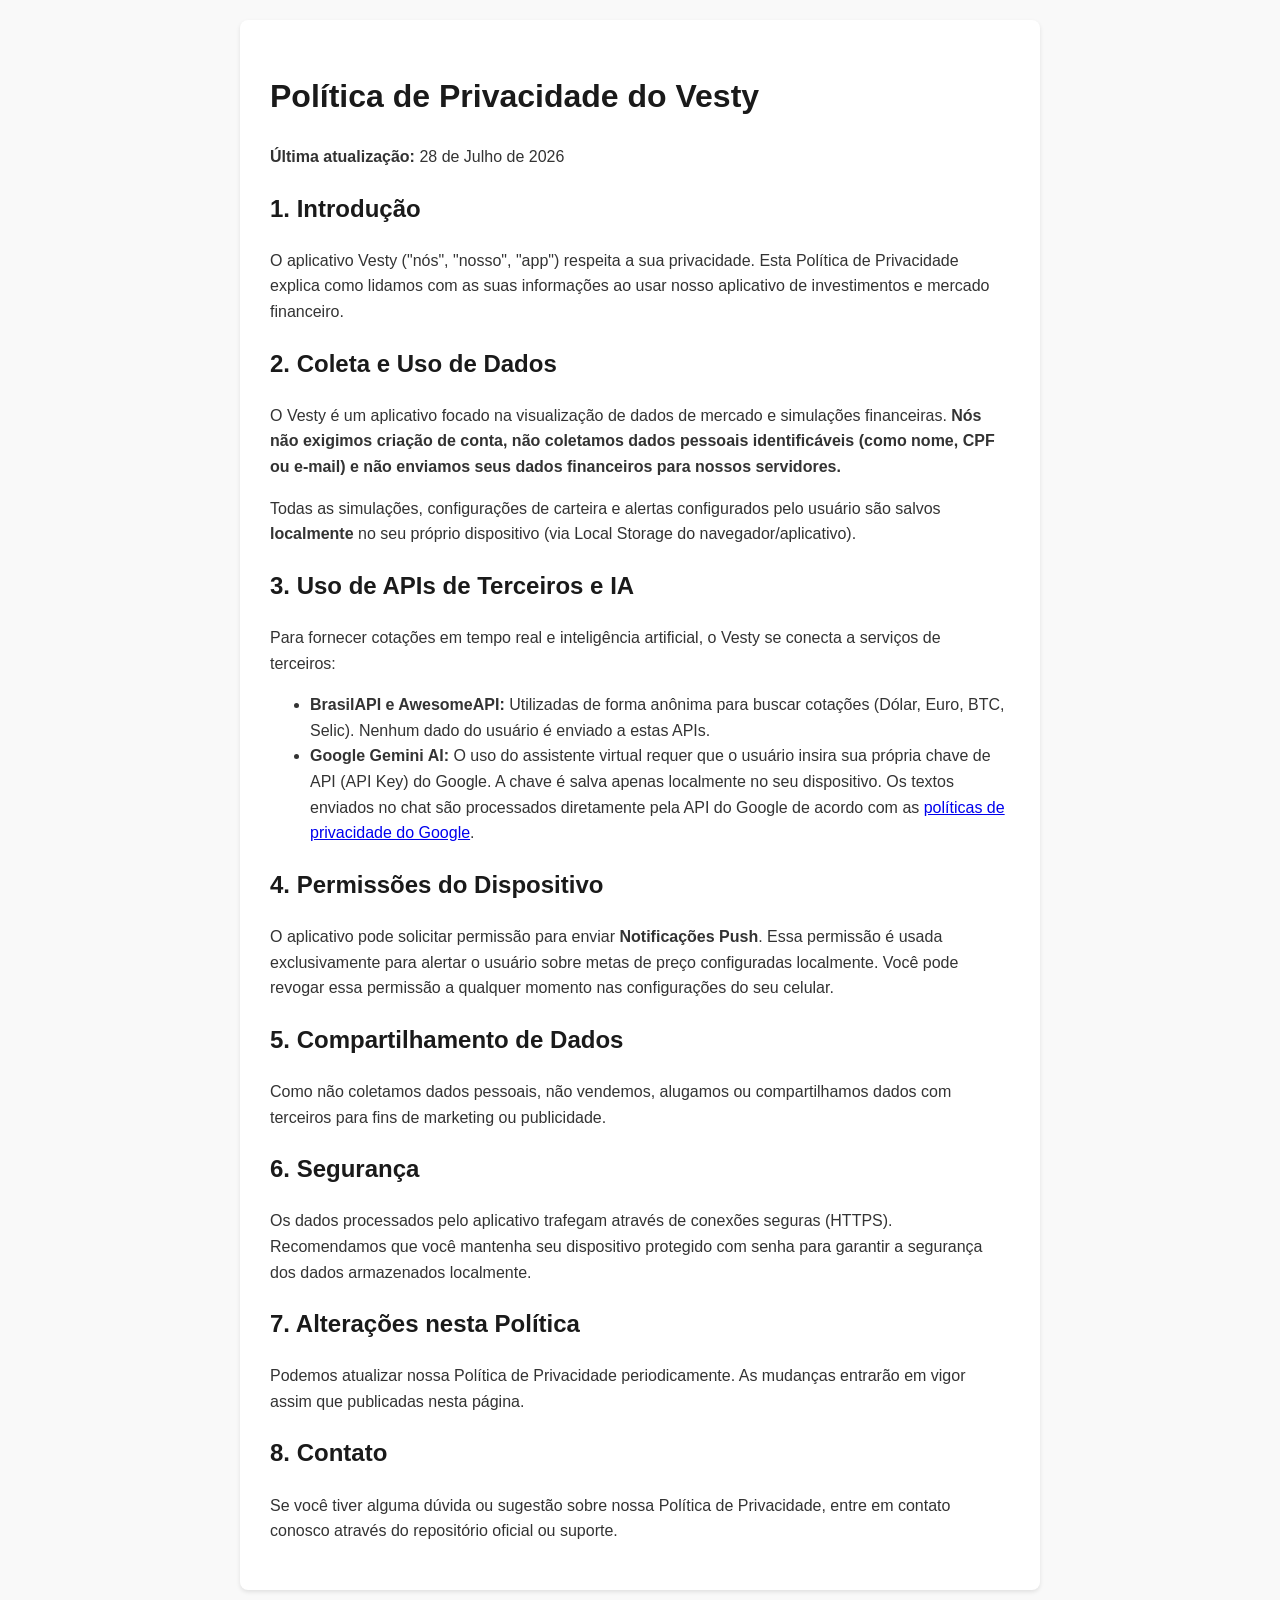
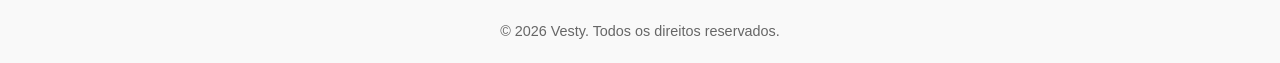
<file: privacy.html>
<!DOCTYPE html>
<html lang="pt-BR">
<head>
    <meta charset="UTF-8">
    <meta name="viewport" content="width=device-width, initial-scale=1.0">
    <title>Política de Privacidade - Vesty</title>
    <style>
        body { font-family: -apple-system, BlinkMacSystemFont, "Segoe UI", Roboto, Helvetica, Arial, sans-serif; line-height: 1.6; color: #333; max-width: 800px; margin: 0 auto; padding: 20px; background-color: #f9f9f9; }
        h1, h2 { color: #1a1a1a; }
        .container { background-color: #fff; padding: 30px; border-radius: 8px; box-shadow: 0 2px 4px rgba(0,0,0,0.1); }
        .footer { margin-top: 30px; font-size: 0.9em; color: #666; text-align: center; }
    </style>
</head>
<body>
    <div class="container">
        <h1>Política de Privacidade do Vesty</h1>
        <p><strong>Última atualização:</strong> 28 de Julho de 2026</p>
        
        <h2>1. Introdução</h2>
        <p>O aplicativo Vesty ("nós", "nosso", "app") respeita a sua privacidade. Esta Política de Privacidade explica como lidamos com as suas informações ao usar nosso aplicativo de investimentos e mercado financeiro.</p>

        <h2>2. Coleta e Uso de Dados</h2>
        <p>O Vesty é um aplicativo focado na visualização de dados de mercado e simulações financeiras. <strong>Nós não exigimos criação de conta, não coletamos dados pessoais identificáveis (como nome, CPF ou e-mail) e não enviamos seus dados financeiros para nossos servidores.</strong></p>
        <p>Todas as simulações, configurações de carteira e alertas configurados pelo usuário são salvos <strong>localmente</strong> no seu próprio dispositivo (via Local Storage do navegador/aplicativo).</p>

        <h2>3. Uso de APIs de Terceiros e IA</h2>
        <p>Para fornecer cotações em tempo real e inteligência artificial, o Vesty se conecta a serviços de terceiros:</p>
        <ul>
            <li><strong>BrasilAPI e AwesomeAPI:</strong> Utilizadas de forma anônima para buscar cotações (Dólar, Euro, BTC, Selic). Nenhum dado do usuário é enviado a estas APIs.</li>
            <li><strong>Google Gemini AI:</strong> O uso do assistente virtual requer que o usuário insira sua própria chave de API (API Key) do Google. A chave é salva apenas localmente no seu dispositivo. Os textos enviados no chat são processados diretamente pela API do Google de acordo com as <a href="https://policies.google.com/privacy" target="_blank">políticas de privacidade do Google</a>.</li>
        </ul>

        <h2>4. Permissões do Dispositivo</h2>
        <p>O aplicativo pode solicitar permissão para enviar <strong>Notificações Push</strong>. Essa permissão é usada exclusivamente para alertar o usuário sobre metas de preço configuradas localmente. Você pode revogar essa permissão a qualquer momento nas configurações do seu celular.</p>

        <h2>5. Compartilhamento de Dados</h2>
        <p>Como não coletamos dados pessoais, não vendemos, alugamos ou compartilhamos dados com terceiros para fins de marketing ou publicidade.</p>

        <h2>6. Segurança</h2>
        <p>Os dados processados pelo aplicativo trafegam através de conexões seguras (HTTPS). Recomendamos que você mantenha seu dispositivo protegido com senha para garantir a segurança dos dados armazenados localmente.</p>

        <h2>7. Alterações nesta Política</h2>
        <p>Podemos atualizar nossa Política de Privacidade periodicamente. As mudanças entrarão em vigor assim que publicadas nesta página.</p>

        <h2>8. Contato</h2>
        <p>Se você tiver alguma dúvida ou sugestão sobre nossa Política de Privacidade, entre em contato conosco através do repositório oficial ou suporte.</p>
    </div>
    <div class="footer">
        &copy; 2026 Vesty. Todos os direitos reservados.
    </div>
</body>
</html>
</file>
